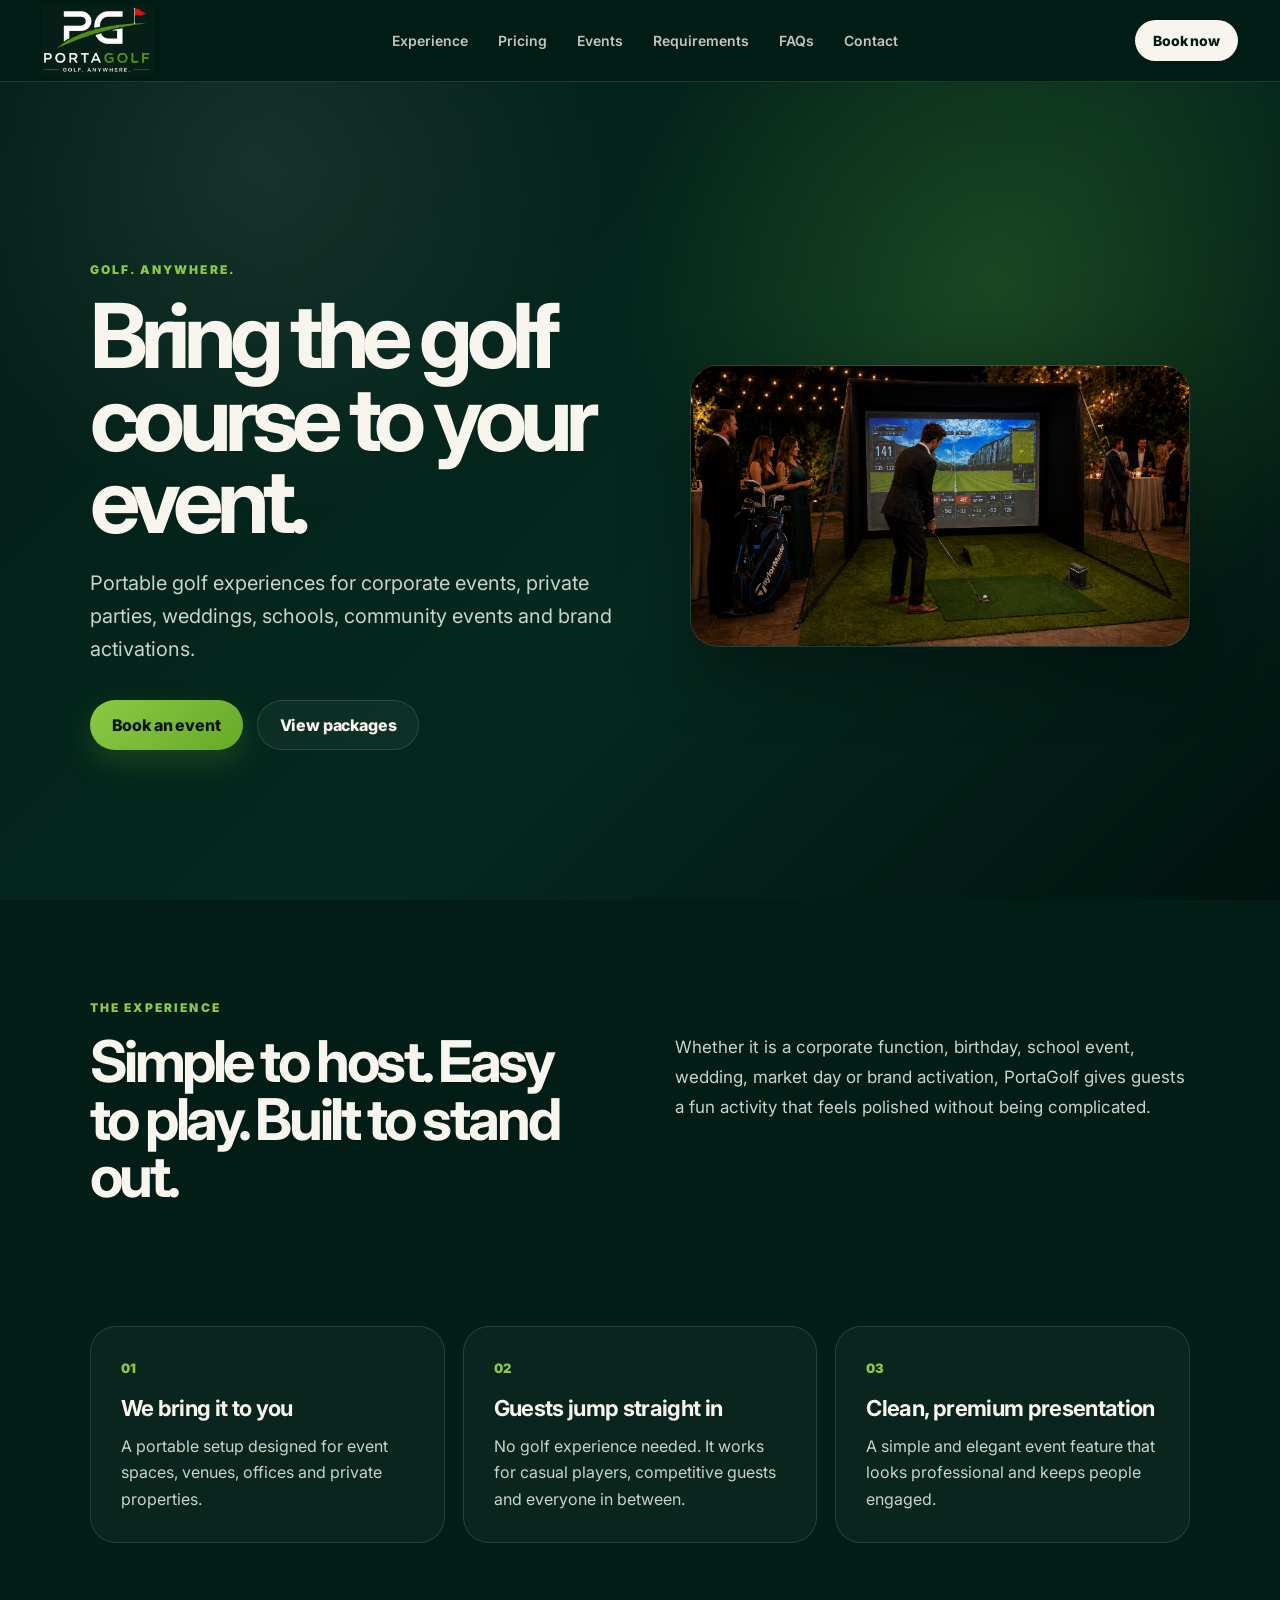
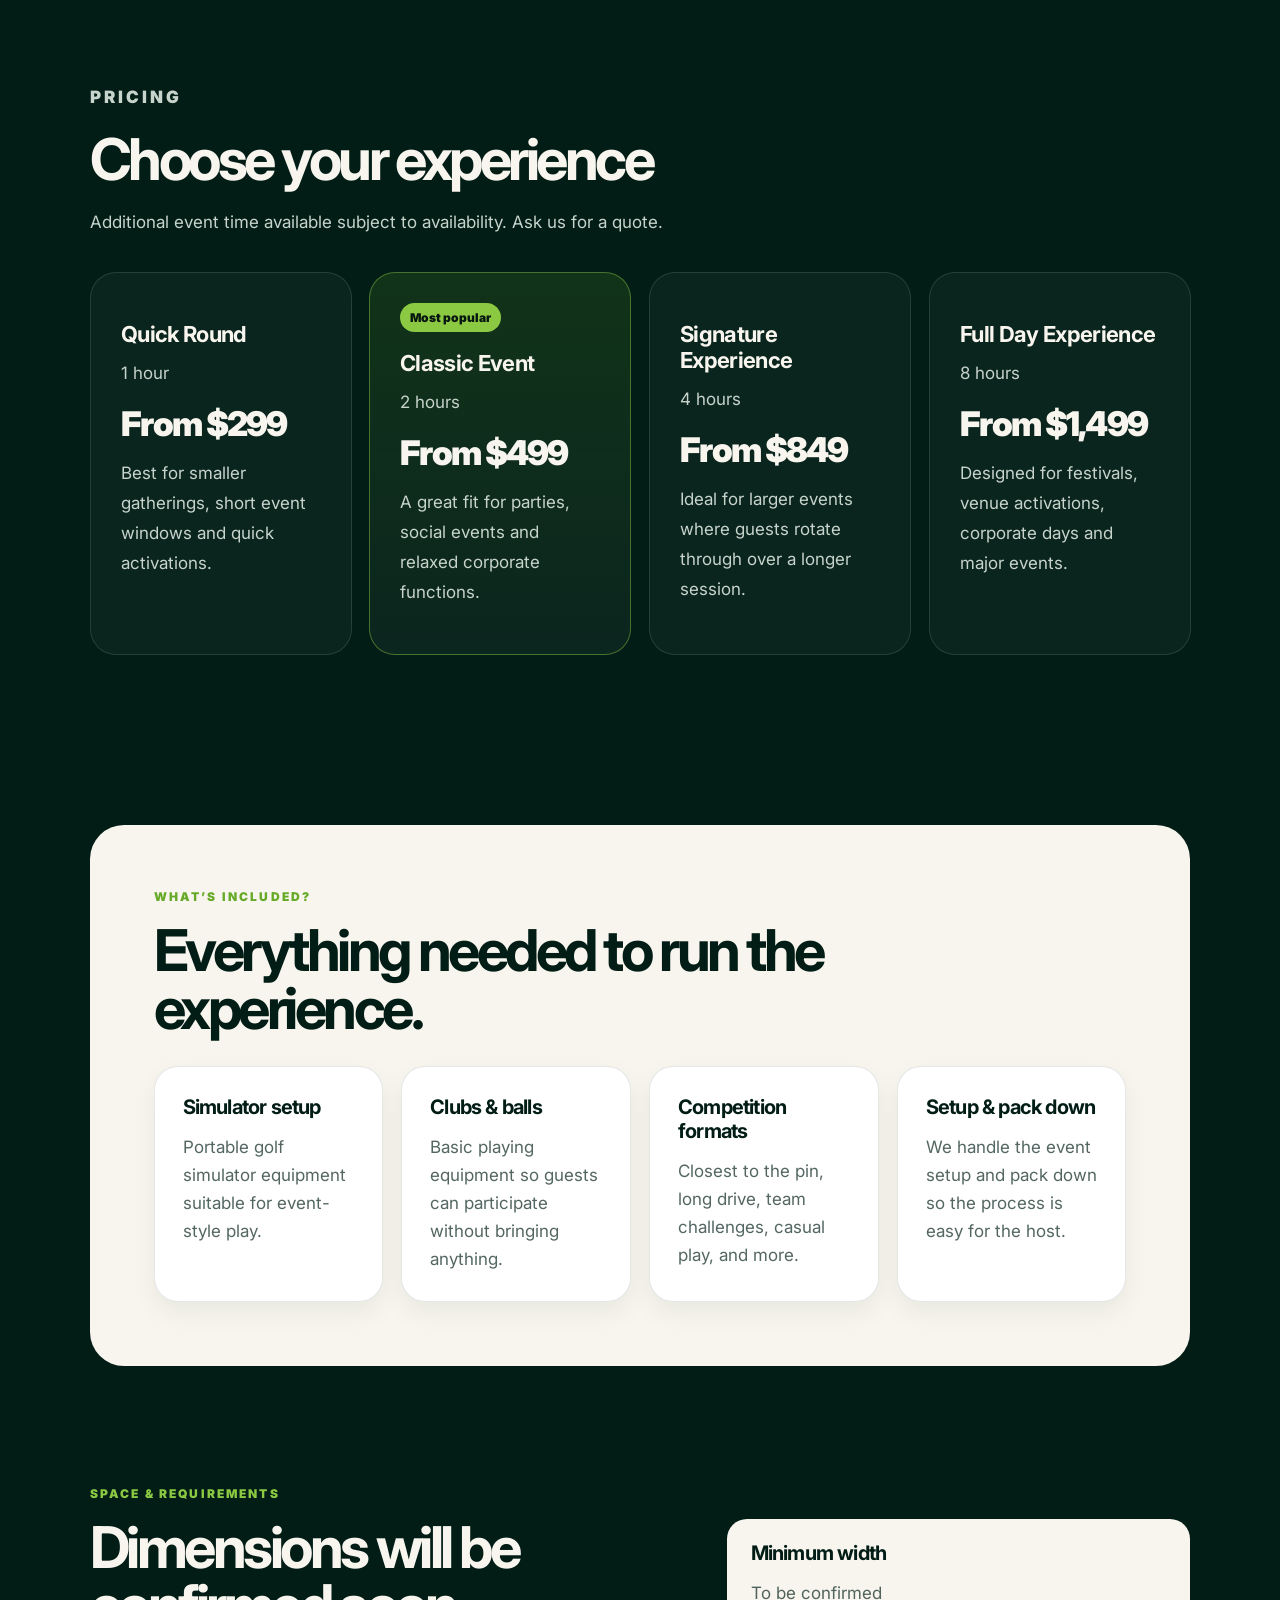
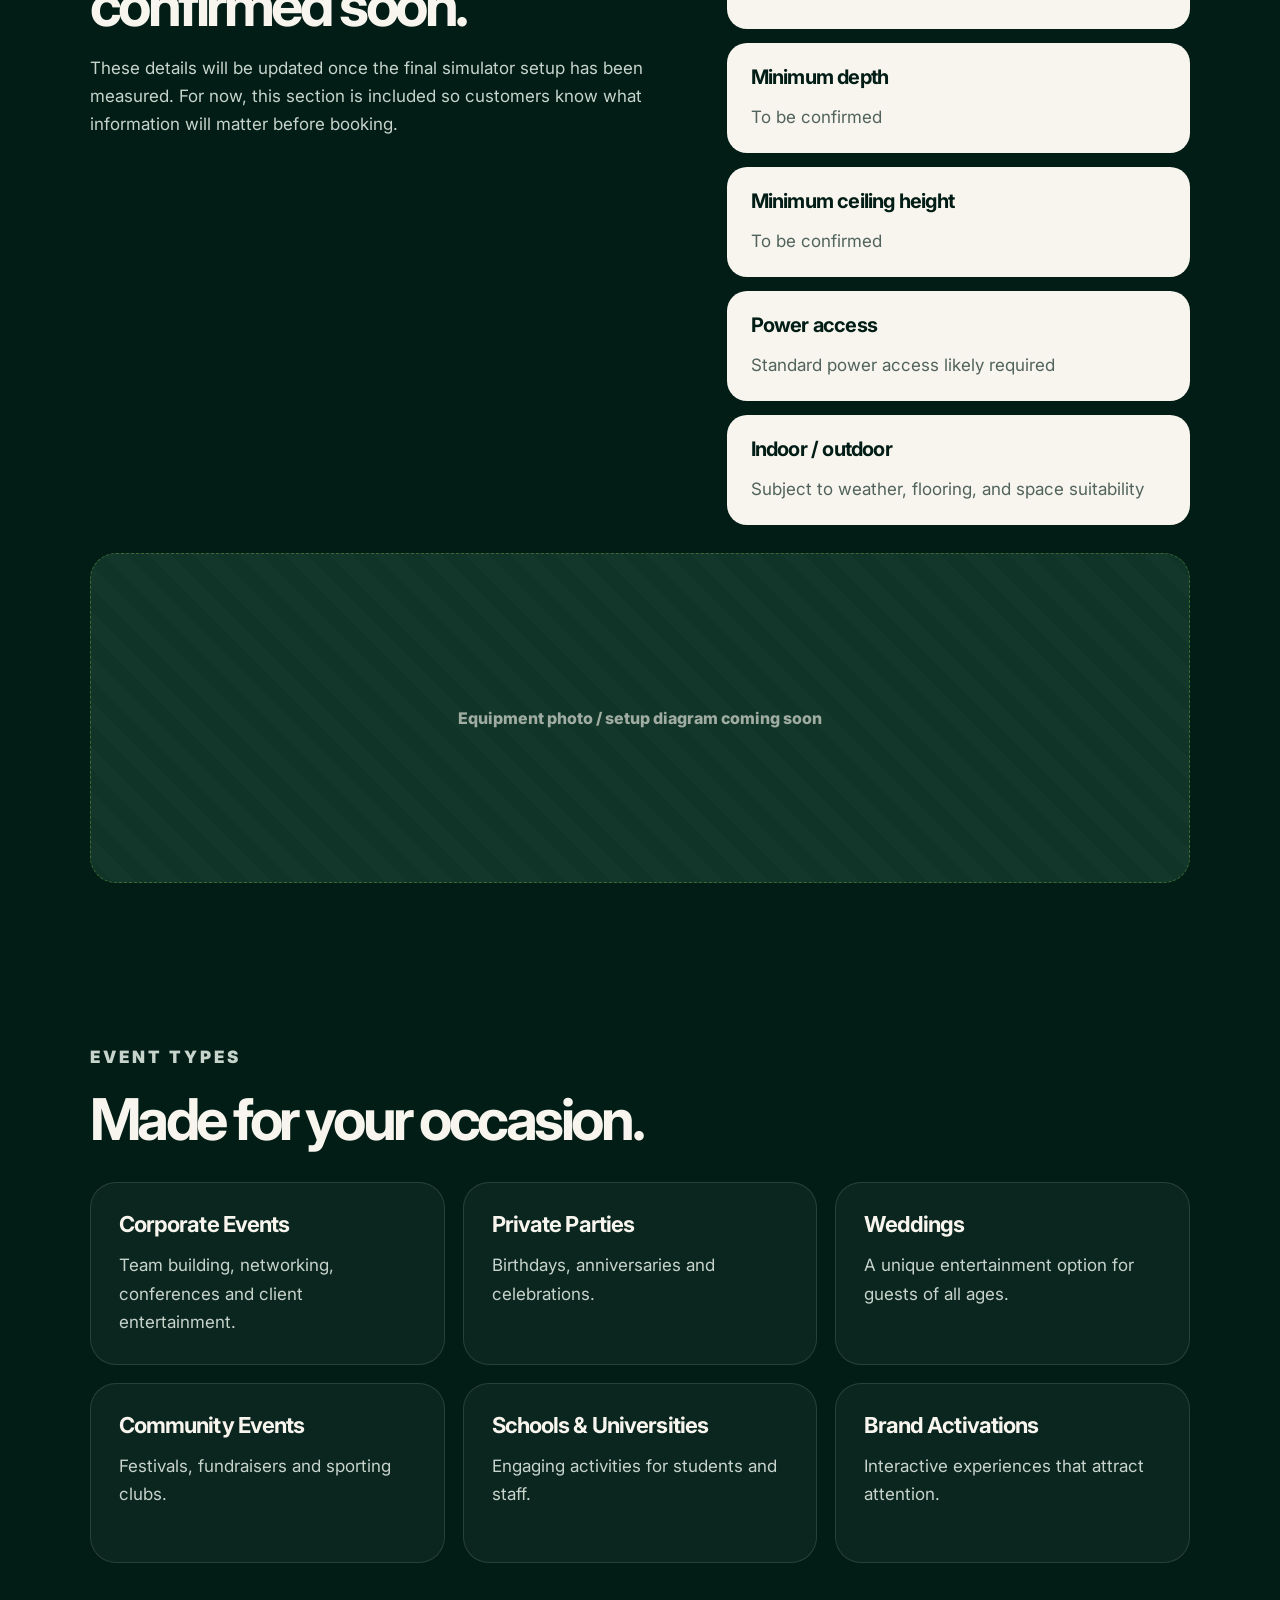
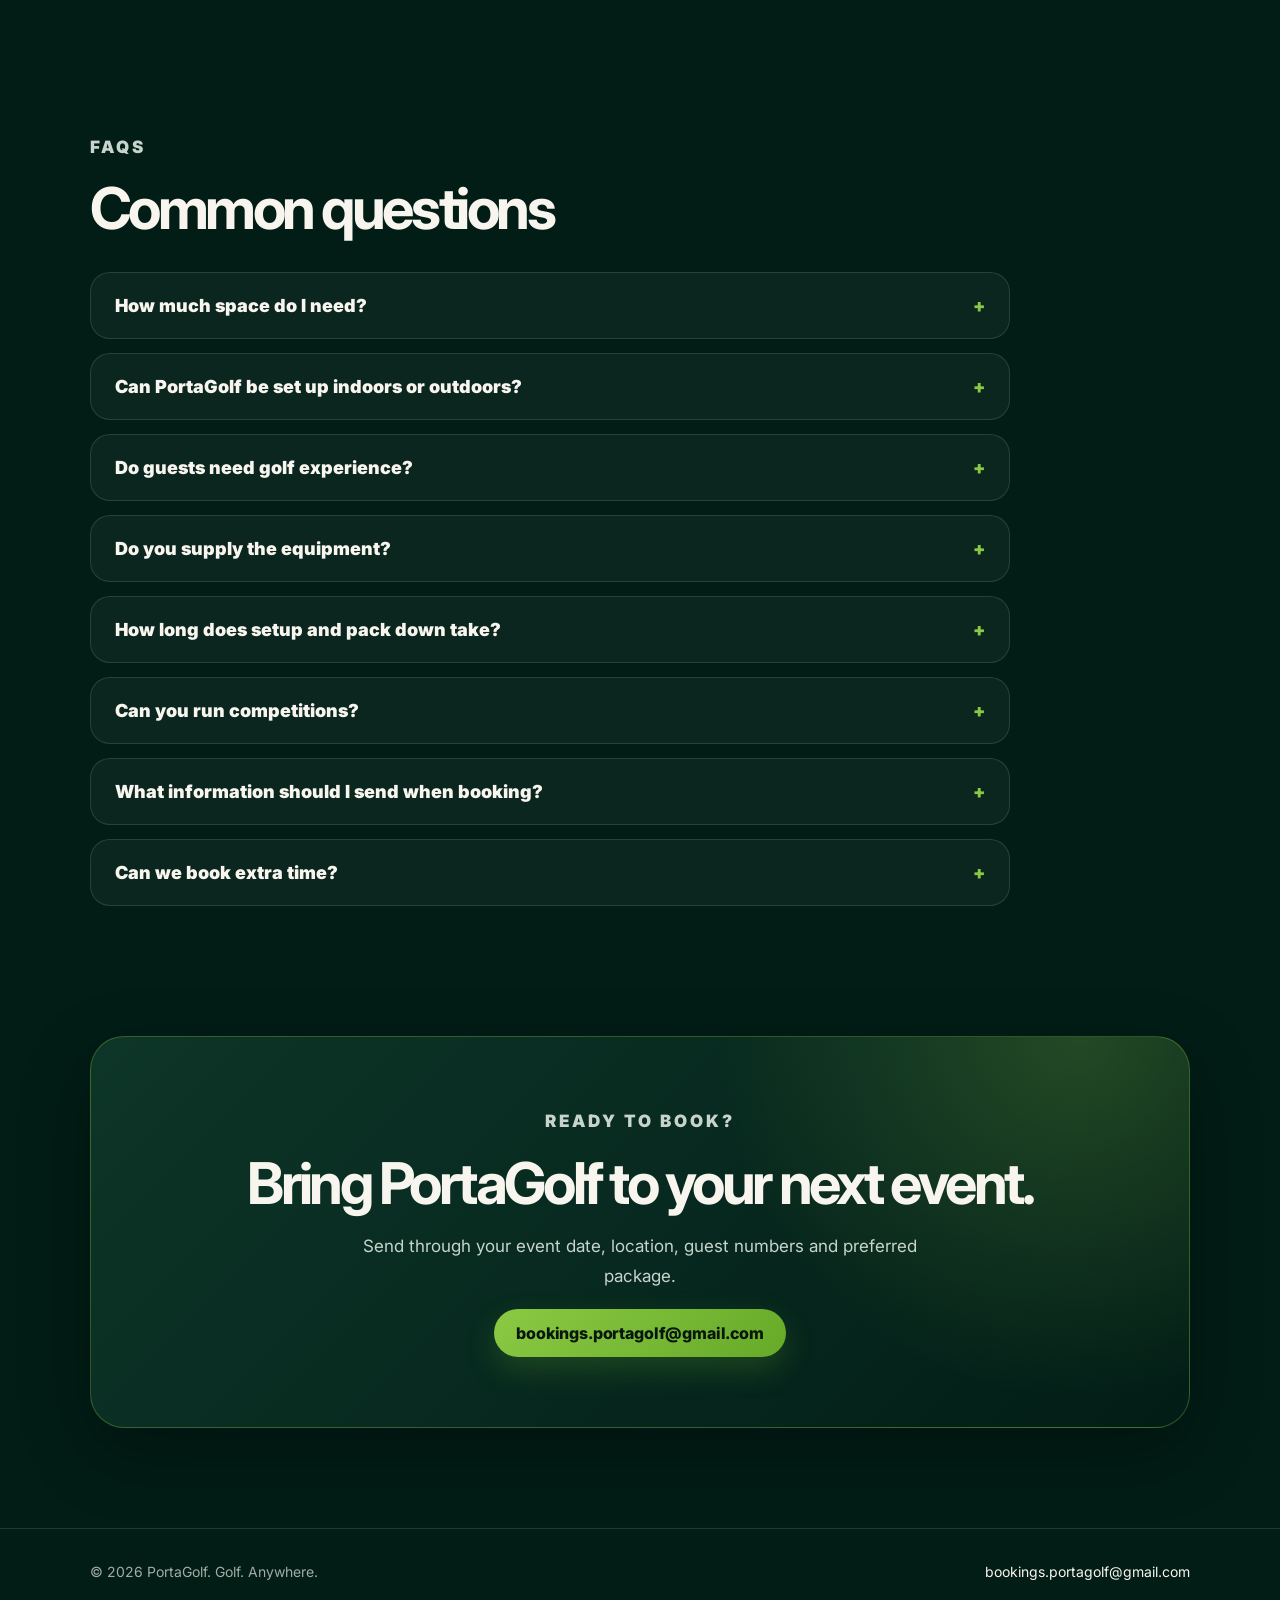
<file: index.html>
<!doctype html>
<html lang="en">
<head>
  <meta charset="utf-8" />
  <meta name="viewport" content="width=device-width, initial-scale=1" />
  <title>PortaGolf | Golf. Anywhere.</title>
  <meta name="description" content="PortaGolf brings a premium portable golf experience to private events, corporate functions, parties and activations across Melbourne." />
  <link rel="preconnect" href="https://fonts.googleapis.com">
  <link rel="preconnect" href="https://fonts.gstatic.com" crossorigin>
  <link href="https://fonts.googleapis.com/css2?family=Inter:wght@400;500;600;700;800;900&display=swap" rel="stylesheet">
  <link rel="stylesheet" href="styles.css?v=2" />
  
  <!-- Google tag (gtag.js) -->
<script async src="https://www.googletagmanager.com/gtag/js?id=G-CW4EQ6LJR9"></script>
<script>
  window.dataLayer = window.dataLayer || [];
  function gtag(){dataLayer.push(arguments);}
  gtag('js', new Date());

  gtag('config', 'G-CW4EQ6LJR9');
</script>
</head>
<body>
  <header class="site-header">
    <a class="brand" href="#top" aria-label="PortaGolf home">
      <img src="assets/portagolf-logo.png" alt="PortaGolf logo">
    </a>

    <nav class="nav" aria-label="Main navigation">
      <a href="#experience">Experience</a>
      <a href="#packages">Pricing</a>
      <a href="#events">Events</a>
      <a href="#requirements">Requirements</a>
      <a href="#faqs">FAQs</a>
      <a href="#contact">Contact</a>
    </nav>

    <a class="header-button" href="mailto:bookings.portagolf@gmail.com">Book now</a>
  </header>

  <main id="top">
    <section class="hero">
      <div class="hero-inner">
        <p class="eyebrow">Golf. Anywhere.</p>
        <h1>Bring the golf course to your event.</h1>
        <p class="hero-copy">Portable golf experiences for corporate events, private parties, weddings, schools, community events and brand activations.</p>
        <div class="hero-actions">
          <a class="button primary" href="mailto:bookings.portagolf@gmail.com">Book an event</a>
          <a class="button secondary" href="#packages">View packages</a>
        </div>
      </div>

      <aside
  class="hero-panel"
  aria-label="PortaGolf event setup"
  style="aspect-ratio: 16 / 9; min-height: 0;"
></aside>
    </section>

    <section class="section intro" id="experience">
      <p class="eyebrow">The experience</p>
      <div class="section-grid">
        <h2>Simple to host. Easy to play. Built to stand out.</h2>
        <p>Whether it is a corporate function, birthday, school event, wedding, market day or brand activation, PortaGolf gives guests a fun activity that feels polished without being complicated.</p>
      </div>
    </section>

    <section class="feature-grid" aria-label="PortaGolf benefits">
      <article>
        <span>01</span>
        <h3>We bring it to you</h3>
        <p>A portable setup designed for event spaces, venues, offices and private properties.</p>
      </article>
      <article>
        <span>02</span>
        <h3>Guests jump straight in</h3>
        <p>No golf experience needed. It works for casual players, competitive guests and everyone in between.</p>
      </article>
      <article>
        <span>03</span>
        <h3>Clean, premium presentation</h3>
        <p>A simple and elegant event feature that looks professional and keeps people engaged.</p>
      </article>
    </section>

    <section class="section" id="packages">
      <div class="section-heading">
        <p class="eyebrow">Pricing</p>
        <h2>Choose your experience</h2>
        <p>Additional event time available subject to availability. Ask us for a quote.</p>
      </div>

<div class="pricing-grid">
        <a class="price-card" href="mailto:bookings.portagolf@gmail.com?subject=PortaGolf%20booking%20enquiry%20-%20Quick%20Round&body=Hi%20PortaGolf%2C%0D%0A%0D%0AI%20am%20interested%20in%20booking%20the%20Quick%20Round%20package%20%281%20hour%2C%20From%20%24299%29.%0D%0A%0D%0ACould%20you%20please%20send%20through%20availability%20and%20next%20steps%3F%0D%0A%0D%0AEvent%20date%3A%0D%0AEvent%20location%3A%0D%0AApprox.%20guest%20numbers%3A%0D%0AIndoor%20or%20outdoor%3A%0D%0A%0D%0AThanks." aria-label="Email PortaGolf about the Quick Round package">
          <h3>Quick Round</h3>
          <p class="duration">1 hour</p>
          <p class="price">From $299</p>
          <p>Best for smaller gatherings, short event windows and quick activations.</p>
        </a>

        <a class="price-card featured" href="mailto:bookings.portagolf@gmail.com?subject=PortaGolf%20booking%20enquiry%20-%20Classic%20Event&body=Hi%20PortaGolf%2C%0D%0A%0D%0AI%20am%20interested%20in%20booking%20the%20Classic%20Event%20package%20%282%20hours%2C%20From%20%24499%29.%0D%0A%0D%0ACould%20you%20please%20send%20through%20availability%20and%20next%20steps%3F%0D%0A%0D%0AEvent%20date%3A%0D%0AEvent%20location%3A%0D%0AApprox.%20guest%20numbers%3A%0D%0AIndoor%20or%20outdoor%3A%0D%0A%0D%0AThanks." aria-label="Email PortaGolf about the Classic Event package">
          <div class="badge">Most popular</div>
          <h3>Classic Event</h3>
          <p class="duration">2 hours</p>
          <p class="price">From $499</p>
          <p>A great fit for parties, social events and relaxed corporate functions.</p>
        </a>

        <a class="price-card" href="mailto:bookings.portagolf@gmail.com?subject=PortaGolf%20booking%20enquiry%20-%20Signature%20Experience&body=Hi%20PortaGolf%2C%0D%0A%0D%0AI%20am%20interested%20in%20booking%20the%20Signature%20Experience%20package%20%284%20hours%2C%20From%20%24849%29.%0D%0A%0D%0ACould%20you%20please%20send%20through%20availability%20and%20next%20steps%3F%0D%0A%0D%0AEvent%20date%3A%0D%0AEvent%20location%3A%0D%0AApprox.%20guest%20numbers%3A%0D%0AIndoor%20or%20outdoor%3A%0D%0A%0D%0AThanks." aria-label="Email PortaGolf about the Signature Experience package">
          <h3>Signature Experience</h3>
          <p class="duration">4 hours</p>
          <p class="price">From $849</p>
          <p>Ideal for larger events where guests rotate through over a longer session.</p>
        </a>

        <a class="price-card" href="mailto:bookings.portagolf@gmail.com?subject=PortaGolf%20booking%20enquiry%20-%20Full%20Day%20Experience&body=Hi%20PortaGolf%2C%0D%0A%0D%0AI%20am%20interested%20in%20booking%20the%20Full%20Day%20Experience%20package%20%288%20hours%2C%20From%20%241%2C499%29.%0D%0A%0D%0ACould%20you%20please%20send%20through%20availability%20and%20next%20steps%3F%0D%0A%0D%0AEvent%20date%3A%0D%0AEvent%20location%3A%0D%0AApprox.%20guest%20numbers%3A%0D%0AIndoor%20or%20outdoor%3A%0D%0A%0D%0AThanks." aria-label="Email PortaGolf about the Full Day Experience package">
          <h3>Full Day Experience</h3>
          <p class="duration">8 hours</p>
          <p class="price">From $1,499</p>
          <p>Designed for festivals, venue activations, corporate days and major events.</p>
        </a>

      </div>
    </section>



    <section class="included-section" id="included">
      <div class="included-card">
        <p class="eyebrow">What’s included?</p>
        <h2>Everything needed to run the experience.</h2>
        <div class="included-grid">
          <article>
            <h3>Simulator setup</h3>
            <p>Portable golf simulator equipment suitable for event-style play.</p>
          </article>
          <article>
            <h3>Clubs &amp; balls</h3>
            <p>Basic playing equipment so guests can participate without bringing anything.</p>
          </article>
          <article>
            <h3>Competition formats</h3>
            <p>Closest to the pin, long drive, team challenges, casual play, and more.</p>
          </article>
          <article>
            <h3>Setup &amp; pack down</h3>
            <p>We handle the event setup and pack down so the process is easy for the host.</p>
          </article>
        </div>
      </div>
    </section>

    <section class="section requirements" id="requirements">
      <p class="eyebrow">Space &amp; requirements</p>
      <div class="section-grid">
        <div>
          <h2>Dimensions will be confirmed soon.</h2>
          <p>These details will be updated once the final simulator setup has been measured. For now, this section is included so customers know what information will matter before booking.</p>
        </div>
        <div class="requirements-list">
          <article>
            <h3>Minimum width</h3>
            <p>To be confirmed</p>
          </article>
          <article>
            <h3>Minimum depth</h3>
            <p>To be confirmed</p>
          </article>
          <article>
            <h3>Minimum ceiling height</h3>
            <p>To be confirmed</p>
          </article>
          <article>
            <h3>Power access</h3>
            <p>Standard power access likely required</p>
          </article>
          <article>
            <h3>Indoor / outdoor</h3>
            <p>Subject to weather, flooring, and space suitability</p>
          </article>
        </div>
      </div>
      <div class="setup-placeholder">
        <span>Equipment photo / setup diagram coming soon</span>
      </div>
    </section>

    <section class="section events" id="events">
      <div class="section-heading">
        <p class="eyebrow">Event types</p>
        <h2>Made for your occasion.</h2>
      </div>
      <div class="occasion-grid">
        <article>
          <h3>Corporate Events</h3>
          <p>Team building, networking, conferences and client entertainment.</p>
        </article>
        <article>
          <h3>Private Parties</h3>
          <p>Birthdays, anniversaries and celebrations.</p>
        </article>
        <article>
          <h3>Weddings</h3>
          <p>A unique entertainment option for guests of all ages.</p>
        </article>
        <article>
          <h3>Community Events</h3>
          <p>Festivals, fundraisers and sporting clubs.</p>
        </article>
        <article>
          <h3>Schools &amp; Universities</h3>
          <p>Engaging activities for students and staff.</p>
        </article>
        <article>
          <h3>Brand Activations</h3>
          <p>Interactive experiences that attract attention.</p>
        </article>
      </div>
    </section>

    <section class="section faqs" id="faqs">
      <div class="section-heading">
        <p class="eyebrow">FAQs</p>
        <h2>Common questions</h2>
      </div>
      <div class="faq-list">
        <details>
          <summary>How much space do I need?</summary>
          <p>Final dimensions will be confirmed once the setup is measured. When enquiring, send through the available width, depth and ceiling height so we can confirm if your space is suitable.</p>
        </details>
        <details>
          <summary>Can PortaGolf be set up indoors or outdoors?</summary>
          <p>Yes, subject to space, surface, weather and access conditions. Outdoor bookings may depend on suitable cover and safe weather conditions.</p>
        </details>
        <details>
          <summary>Do guests need golf experience?</summary>
          <p>No. PortaGolf is designed to be easy for beginners while still being fun for people who already play golf.</p>
        </details>
        <details>
          <summary>Do you supply the equipment?</summary>
          <p>Yes. The simulator setup, clubs, balls and basic playing equipment are included unless otherwise agreed.</p>
        </details>
        <details>
          <summary>How long does setup and pack down take?</summary>
          <p>This depends on the venue and access. We will confirm timing before your booking so the experience is ready before guests begin playing.</p>
        </details>
        <details>
          <summary>Can you run competitions?</summary>
          <p>Yes. Closest to the pin, long drive, team challenges and casual play formats can be used depending on the event.</p>
        </details>
        <details>
          <summary>What information should I send when booking?</summary>
          <p>Please include your event date, location, guest numbers, preferred package, available space, and whether the event is indoor or outdoor.</p>
        </details>
        <details>
          <summary>Can we book extra time?</summary>
          <p>Additional event time is available subject to availability. Ask us for a quote.</p>
        </details>
      </div>
    </section>

    <section class="contact-card" id="contact">
      <p class="eyebrow">Ready to book?</p>
      <h2>Bring PortaGolf to your next event.</h2>
      <p>Send through your event date, location, guest numbers and preferred package.</p>
      <a class="button primary" href="mailto:bookings.portagolf@gmail.com">bookings.portagolf@gmail.com</a>
    </section>
  </main>

  <footer class="footer">
    <p>© <span id="year"></span> PortaGolf. Golf. Anywhere.</p>
    <a href="mailto:bookings.portagolf@gmail.com">bookings.portagolf@gmail.com</a>
  </footer>

  <script>
    document.getElementById('year').textContent = new Date().getFullYear();
  </script>
</body>
</html>
</file>
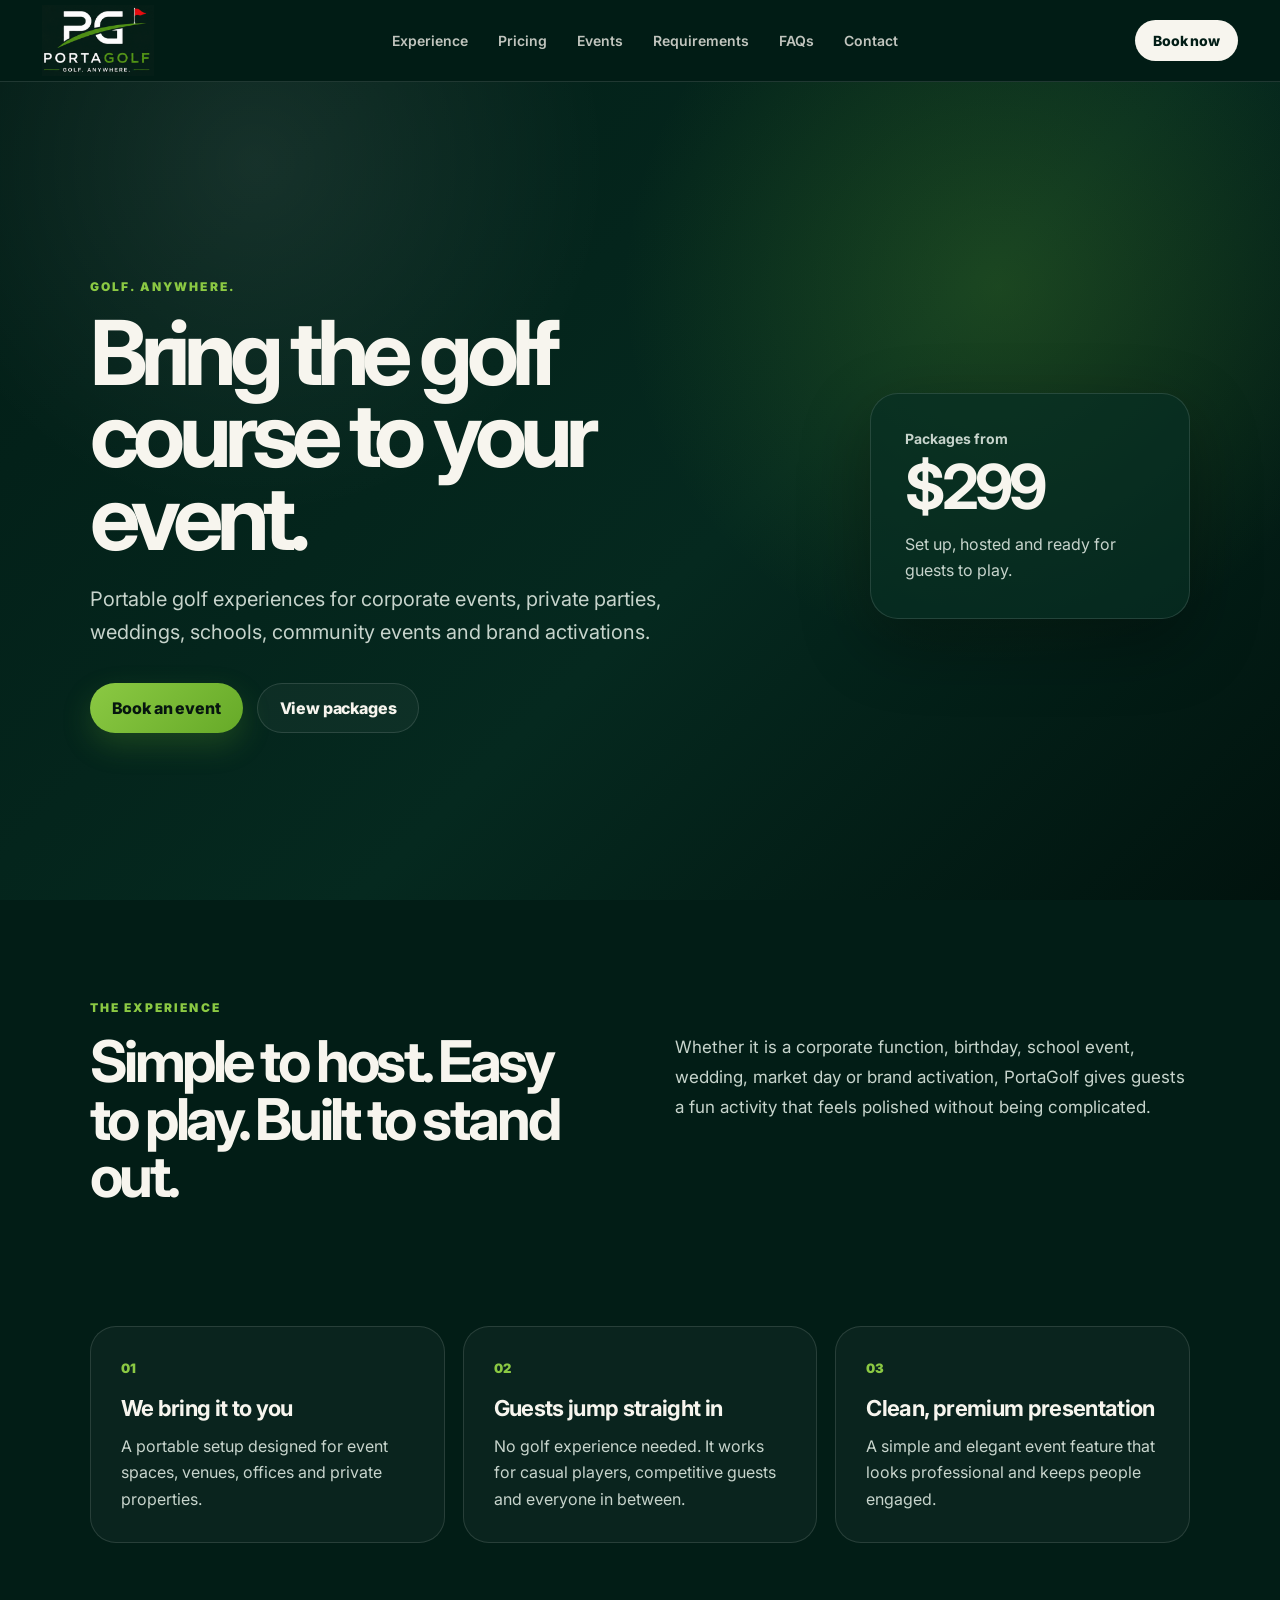
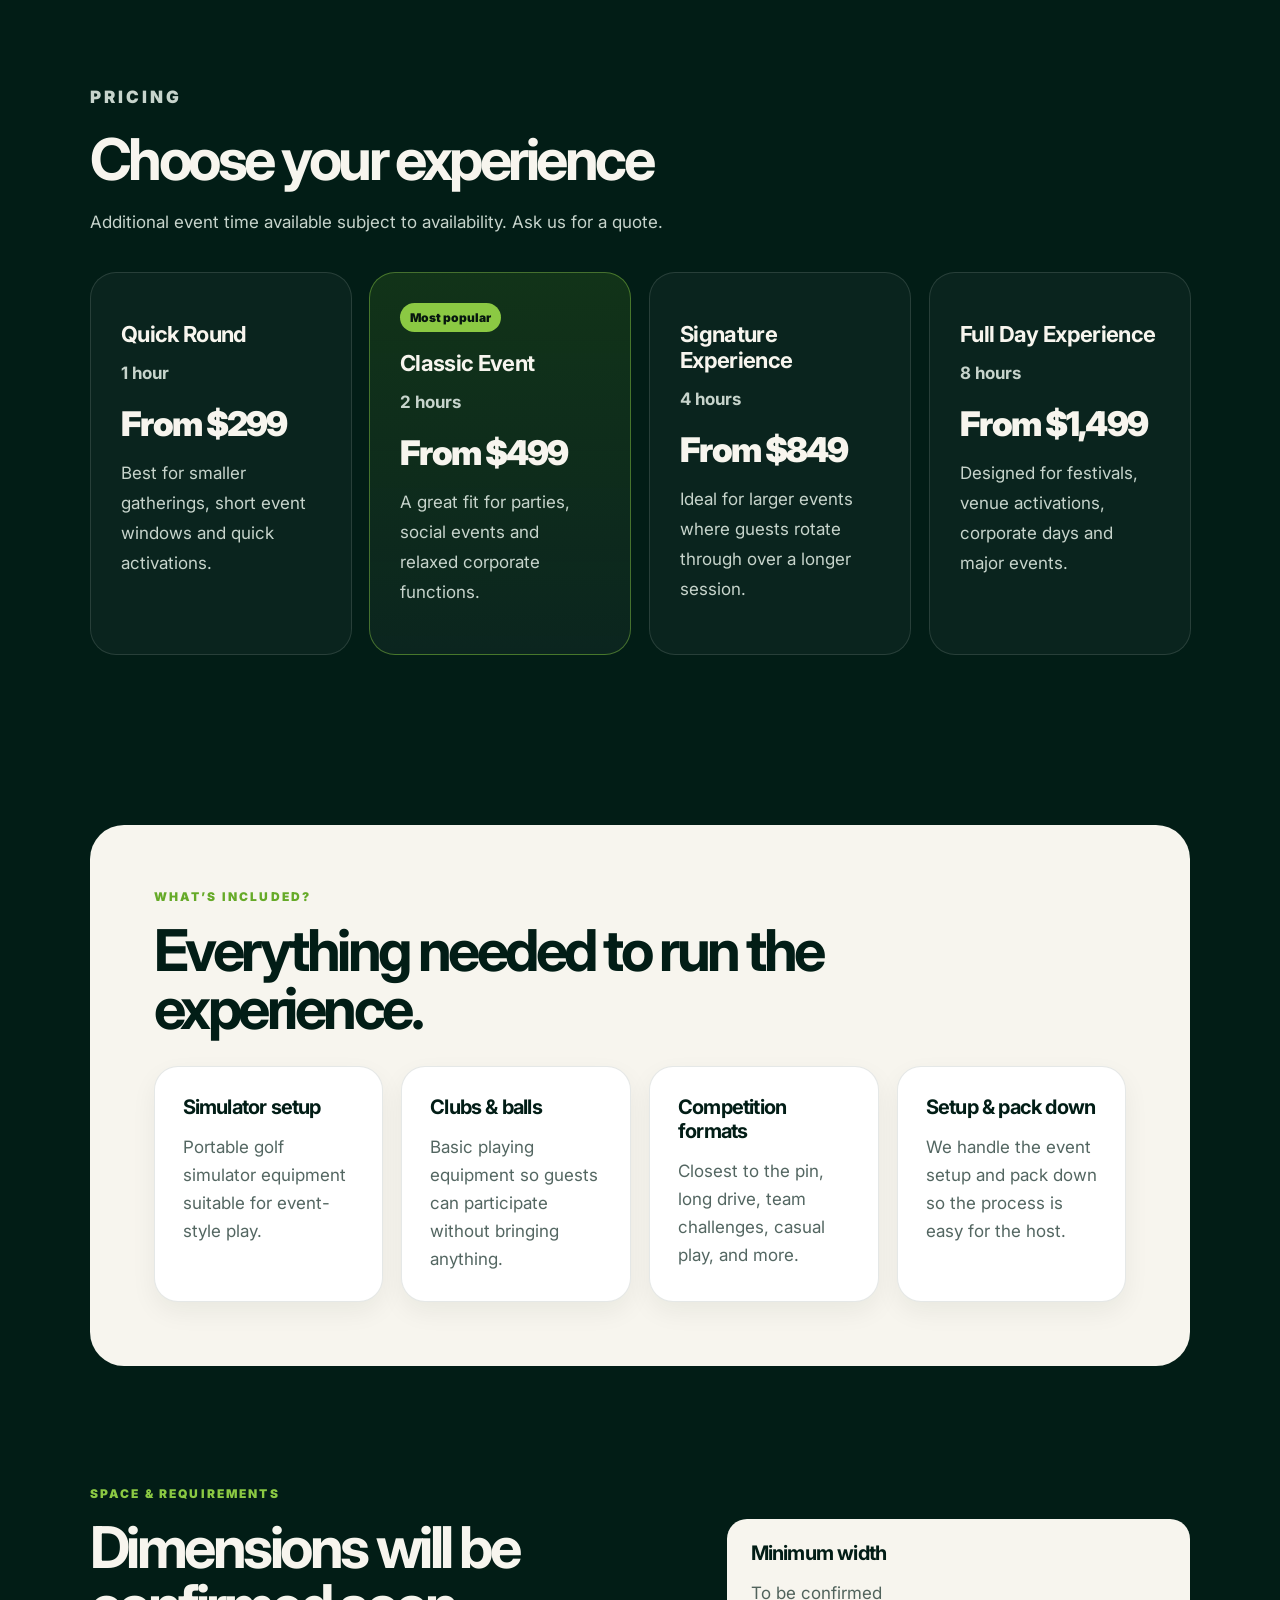
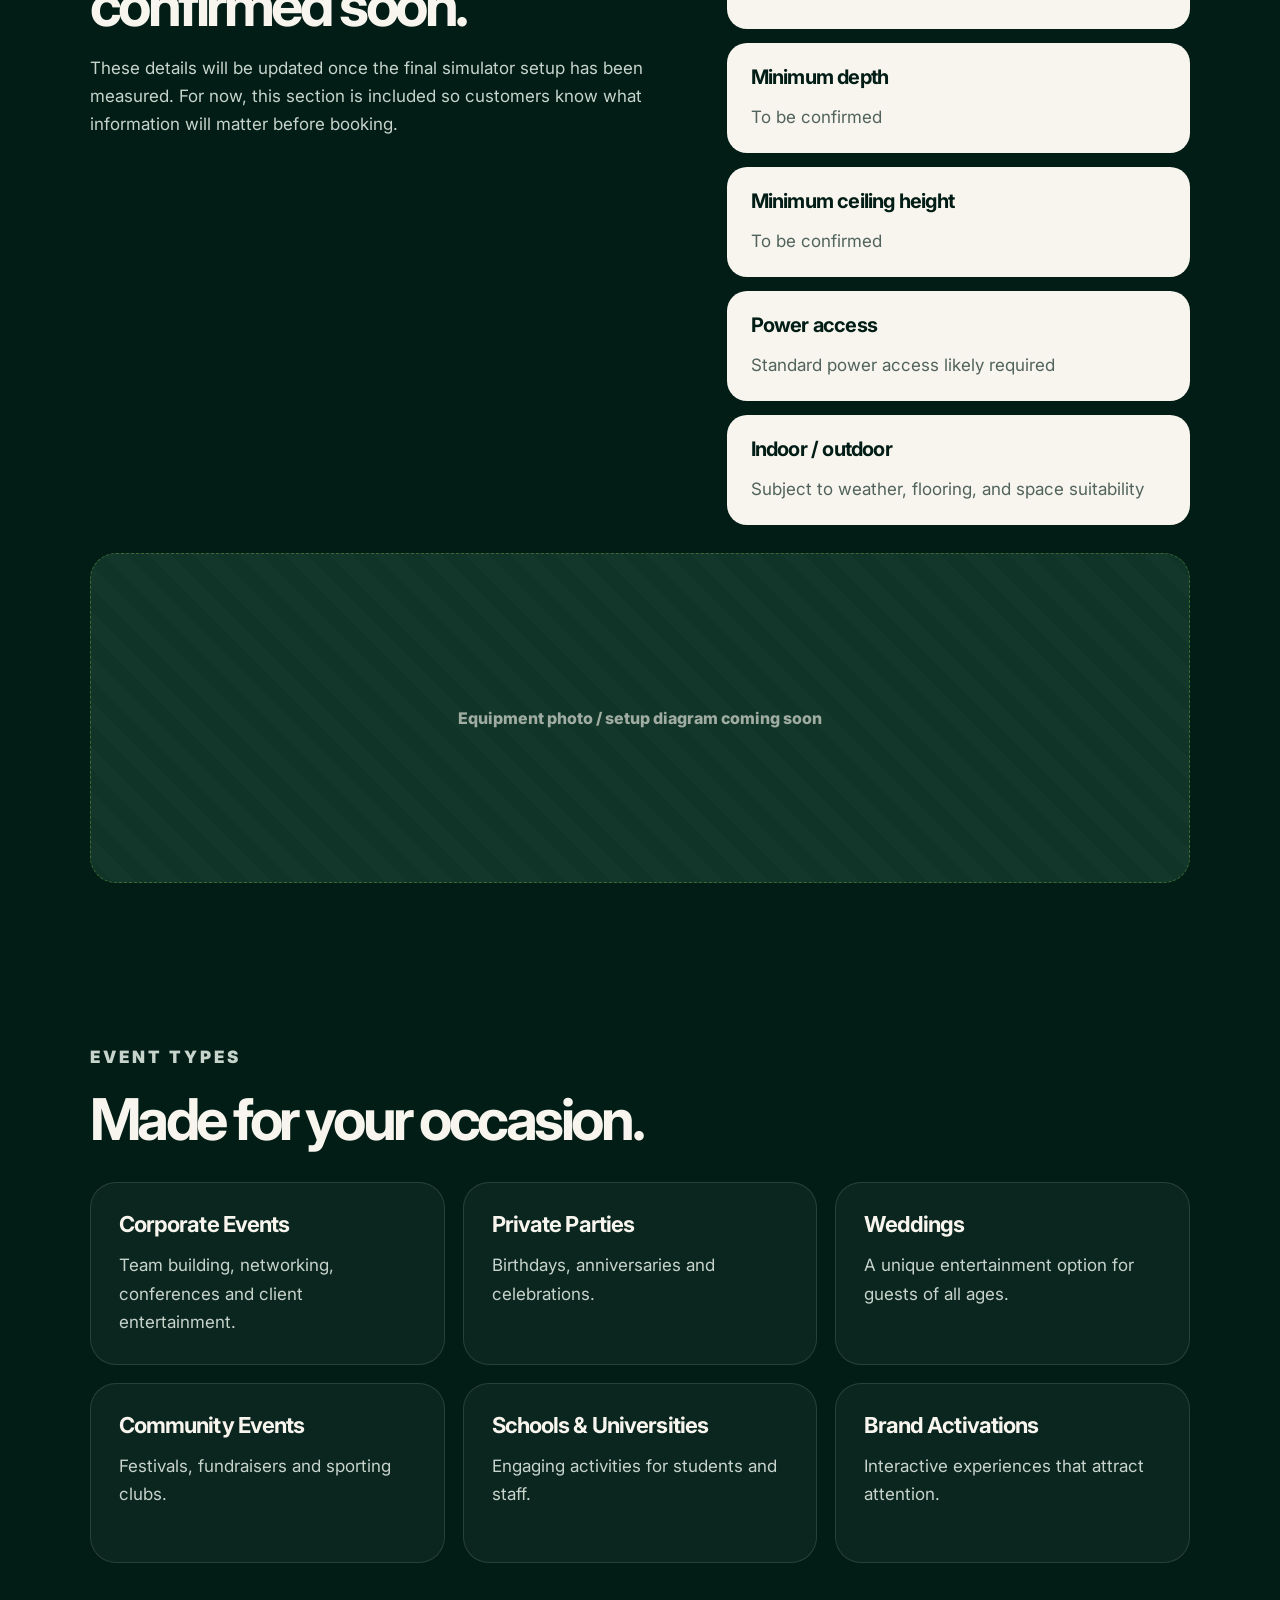
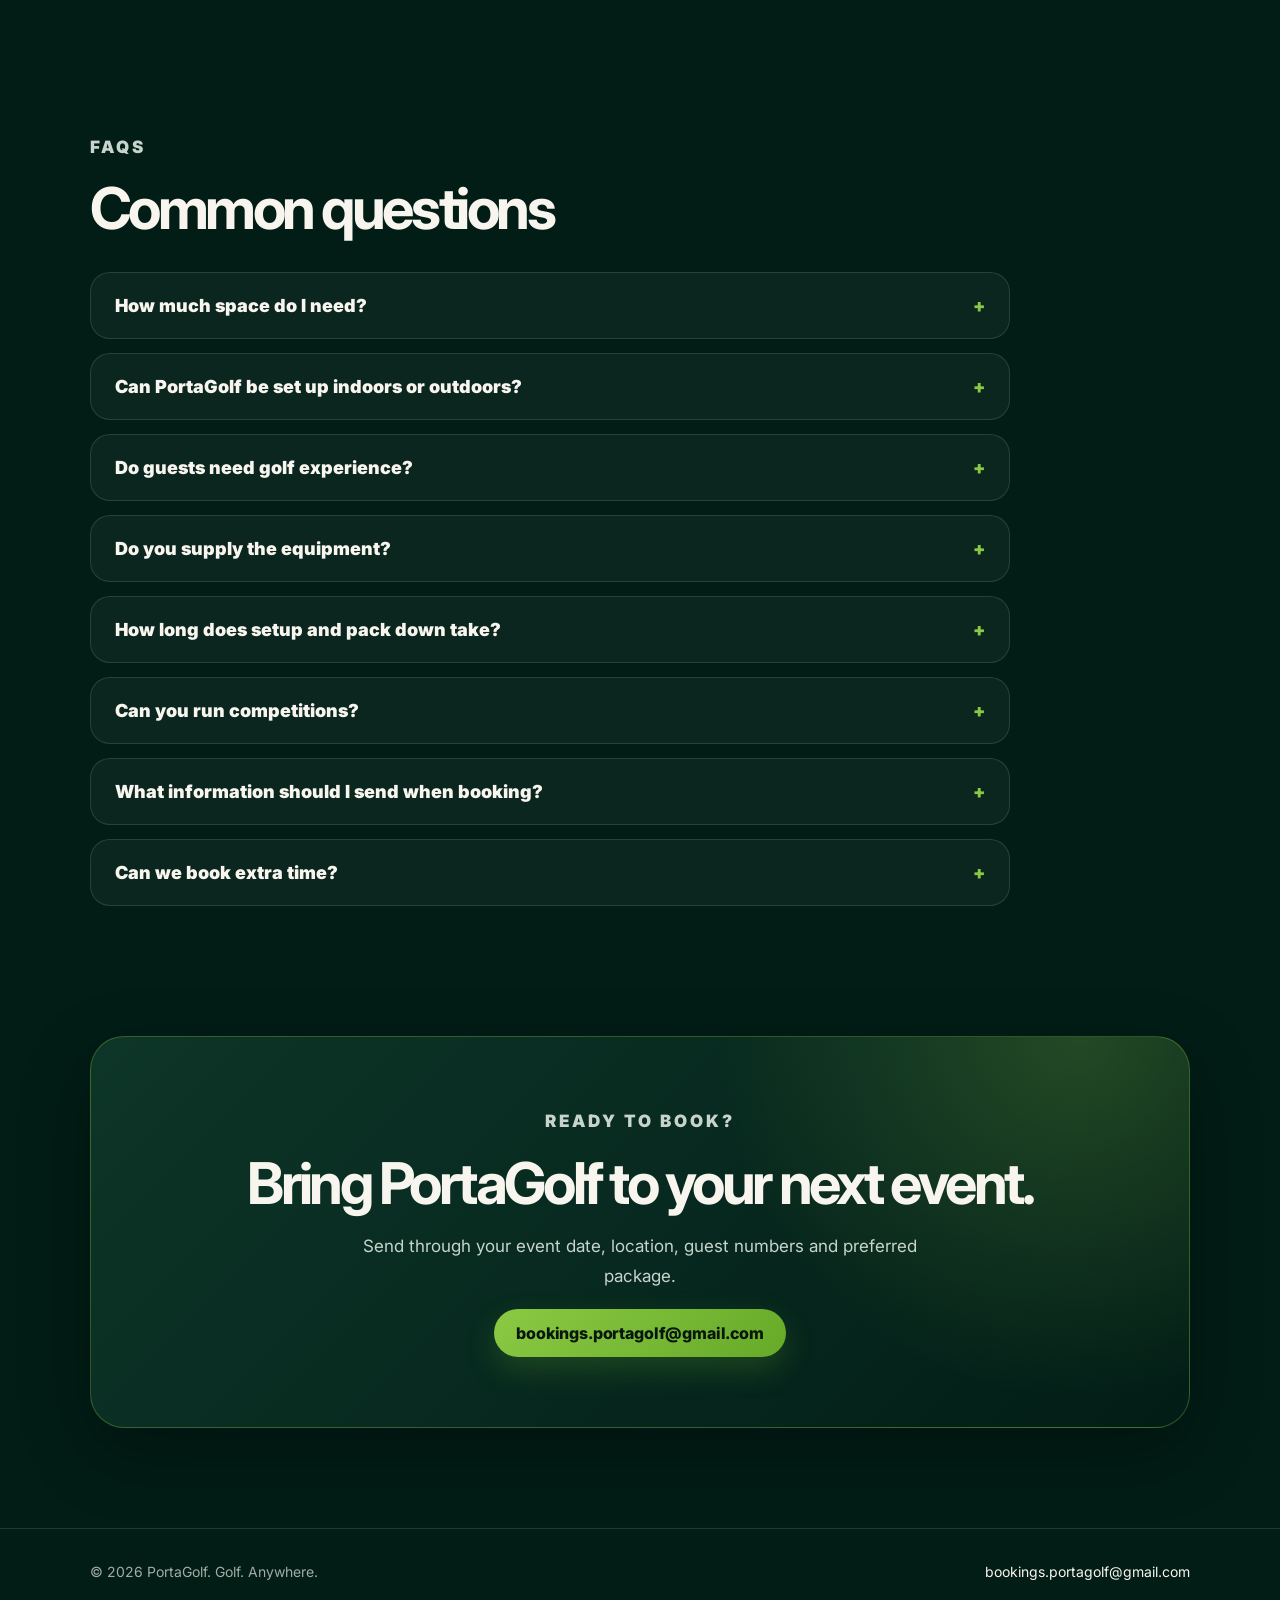
<file: portagolf_phase_3_logo 5/index.html>
<!doctype html>
<html lang="en">
<head>
  <meta charset="utf-8" />
  <meta name="viewport" content="width=device-width, initial-scale=1" />
  <title>PortaGolf | Golf. Anywhere.</title>
  <meta name="description" content="PortaGolf brings a premium portable golf experience to private events, corporate functions, parties and activations across Melbourne." />
  <link rel="preconnect" href="https://fonts.googleapis.com">
  <link rel="preconnect" href="https://fonts.gstatic.com" crossorigin>
  <link href="https://fonts.googleapis.com/css2?family=Inter:wght@400;500;600;700;800;900&display=swap" rel="stylesheet">
  <link rel="stylesheet" href="styles.css" />
</head>
<body>
  <header class="site-header">
    <a class="brand" href="#top" aria-label="PortaGolf home">
      <img src="assets/portagolf-logo.png" alt="PortaGolf logo">
    </a>

    <nav class="nav" aria-label="Main navigation">
      <a href="#experience">Experience</a>
      <a href="#packages">Pricing</a>
      <a href="#events">Events</a>
      <a href="#requirements">Requirements</a>
      <a href="#faqs">FAQs</a>
      <a href="#contact">Contact</a>
    </nav>

    <a class="header-button" href="mailto:bookings.portagolf@gmail.com">Book now</a>
  </header>

  <main id="top">
    <section class="hero">
      <div class="hero-inner">
        <p class="eyebrow">Golf. Anywhere.</p>
        <h1>Bring the golf course to your event.</h1>
        <p class="hero-copy">Portable golf experiences for corporate events, private parties, weddings, schools, community events and brand activations.</p>
        <div class="hero-actions">
          <a class="button primary" href="mailto:bookings.portagolf@gmail.com">Book an event</a>
          <a class="button secondary" href="#packages">View packages</a>
        </div>
      </div>

      <aside class="hero-panel" aria-label="Starting price">
        <span>Packages from</span>
        <strong>$299</strong>
        <p>Set up, hosted and ready for guests to play.</p>
      </aside>
    </section>

    <section class="section intro" id="experience">
      <p class="eyebrow">The experience</p>
      <div class="section-grid">
        <h2>Simple to host. Easy to play. Built to stand out.</h2>
        <p>Whether it is a corporate function, birthday, school event, wedding, market day or brand activation, PortaGolf gives guests a fun activity that feels polished without being complicated.</p>
      </div>
    </section>

    <section class="feature-grid" aria-label="PortaGolf benefits">
      <article>
        <span>01</span>
        <h3>We bring it to you</h3>
        <p>A portable setup designed for event spaces, venues, offices and private properties.</p>
      </article>
      <article>
        <span>02</span>
        <h3>Guests jump straight in</h3>
        <p>No golf experience needed. It works for casual players, competitive guests and everyone in between.</p>
      </article>
      <article>
        <span>03</span>
        <h3>Clean, premium presentation</h3>
        <p>A simple and elegant event feature that looks professional and keeps people engaged.</p>
      </article>
    </section>

    <section class="section" id="packages">
      <div class="section-heading">
        <p class="eyebrow">Pricing</p>
        <h2>Choose your experience</h2>
        <p>Additional event time available subject to availability. Ask us for a quote.</p>
      </div>

<div class="pricing-grid">
        <a class="price-card" href="mailto:bookings.portagolf@gmail.com?subject=PortaGolf%20booking%20enquiry%20-%20Quick%20Round&body=Hi%20PortaGolf%2C%0D%0A%0D%0AI%20am%20interested%20in%20booking%20the%20Quick%20Round%20package%20%281%20hour%2C%20From%20%24299%29.%0D%0A%0D%0ACould%20you%20please%20send%20through%20availability%20and%20next%20steps%3F%0D%0A%0D%0AEvent%20date%3A%0D%0AEvent%20location%3A%0D%0AApprox.%20guest%20numbers%3A%0D%0AIndoor%20or%20outdoor%3A%0D%0A%0D%0AThanks." aria-label="Email PortaGolf about the Quick Round package">
          <h3>Quick Round</h3>
          <p class="duration">1 hour</p>
          <p class="price">From $299</p>
          <p>Best for smaller gatherings, short event windows and quick activations.</p>
        </a>

        <a class="price-card featured" href="mailto:bookings.portagolf@gmail.com?subject=PortaGolf%20booking%20enquiry%20-%20Classic%20Event&body=Hi%20PortaGolf%2C%0D%0A%0D%0AI%20am%20interested%20in%20booking%20the%20Classic%20Event%20package%20%282%20hours%2C%20From%20%24499%29.%0D%0A%0D%0ACould%20you%20please%20send%20through%20availability%20and%20next%20steps%3F%0D%0A%0D%0AEvent%20date%3A%0D%0AEvent%20location%3A%0D%0AApprox.%20guest%20numbers%3A%0D%0AIndoor%20or%20outdoor%3A%0D%0A%0D%0AThanks." aria-label="Email PortaGolf about the Classic Event package">
          <div class="badge">Most popular</div>
          <h3>Classic Event</h3>
          <p class="duration">2 hours</p>
          <p class="price">From $499</p>
          <p>A great fit for parties, social events and relaxed corporate functions.</p>
        </a>

        <a class="price-card" href="mailto:bookings.portagolf@gmail.com?subject=PortaGolf%20booking%20enquiry%20-%20Signature%20Experience&body=Hi%20PortaGolf%2C%0D%0A%0D%0AI%20am%20interested%20in%20booking%20the%20Signature%20Experience%20package%20%284%20hours%2C%20From%20%24849%29.%0D%0A%0D%0ACould%20you%20please%20send%20through%20availability%20and%20next%20steps%3F%0D%0A%0D%0AEvent%20date%3A%0D%0AEvent%20location%3A%0D%0AApprox.%20guest%20numbers%3A%0D%0AIndoor%20or%20outdoor%3A%0D%0A%0D%0AThanks." aria-label="Email PortaGolf about the Signature Experience package">
          <h3>Signature Experience</h3>
          <p class="duration">4 hours</p>
          <p class="price">From $849</p>
          <p>Ideal for larger events where guests rotate through over a longer session.</p>
        </a>

        <a class="price-card" href="mailto:bookings.portagolf@gmail.com?subject=PortaGolf%20booking%20enquiry%20-%20Full%20Day%20Experience&body=Hi%20PortaGolf%2C%0D%0A%0D%0AI%20am%20interested%20in%20booking%20the%20Full%20Day%20Experience%20package%20%288%20hours%2C%20From%20%241%2C499%29.%0D%0A%0D%0ACould%20you%20please%20send%20through%20availability%20and%20next%20steps%3F%0D%0A%0D%0AEvent%20date%3A%0D%0AEvent%20location%3A%0D%0AApprox.%20guest%20numbers%3A%0D%0AIndoor%20or%20outdoor%3A%0D%0A%0D%0AThanks." aria-label="Email PortaGolf about the Full Day Experience package">
          <h3>Full Day Experience</h3>
          <p class="duration">8 hours</p>
          <p class="price">From $1,499</p>
          <p>Designed for festivals, venue activations, corporate days and major events.</p>
        </a>

      </div>
    </section>



    <section class="included-section" id="included">
      <div class="included-card">
        <p class="eyebrow">What’s included?</p>
        <h2>Everything needed to run the experience.</h2>
        <div class="included-grid">
          <article>
            <h3>Simulator setup</h3>
            <p>Portable golf simulator equipment suitable for event-style play.</p>
          </article>
          <article>
            <h3>Clubs &amp; balls</h3>
            <p>Basic playing equipment so guests can participate without bringing anything.</p>
          </article>
          <article>
            <h3>Competition formats</h3>
            <p>Closest to the pin, long drive, team challenges, casual play, and more.</p>
          </article>
          <article>
            <h3>Setup &amp; pack down</h3>
            <p>We handle the event setup and pack down so the process is easy for the host.</p>
          </article>
        </div>
      </div>
    </section>

    <section class="section requirements" id="requirements">
      <p class="eyebrow">Space &amp; requirements</p>
      <div class="section-grid">
        <div>
          <h2>Dimensions will be confirmed soon.</h2>
          <p>These details will be updated once the final simulator setup has been measured. For now, this section is included so customers know what information will matter before booking.</p>
        </div>
        <div class="requirements-list">
          <article>
            <h3>Minimum width</h3>
            <p>To be confirmed</p>
          </article>
          <article>
            <h3>Minimum depth</h3>
            <p>To be confirmed</p>
          </article>
          <article>
            <h3>Minimum ceiling height</h3>
            <p>To be confirmed</p>
          </article>
          <article>
            <h3>Power access</h3>
            <p>Standard power access likely required</p>
          </article>
          <article>
            <h3>Indoor / outdoor</h3>
            <p>Subject to weather, flooring, and space suitability</p>
          </article>
        </div>
      </div>
      <div class="setup-placeholder">
        <span>Equipment photo / setup diagram coming soon</span>
      </div>
    </section>

    <section class="section events" id="events">
      <div class="section-heading">
        <p class="eyebrow">Event types</p>
        <h2>Made for your occasion.</h2>
      </div>
      <div class="occasion-grid">
        <article>
          <h3>Corporate Events</h3>
          <p>Team building, networking, conferences and client entertainment.</p>
        </article>
        <article>
          <h3>Private Parties</h3>
          <p>Birthdays, anniversaries and celebrations.</p>
        </article>
        <article>
          <h3>Weddings</h3>
          <p>A unique entertainment option for guests of all ages.</p>
        </article>
        <article>
          <h3>Community Events</h3>
          <p>Festivals, fundraisers and sporting clubs.</p>
        </article>
        <article>
          <h3>Schools &amp; Universities</h3>
          <p>Engaging activities for students and staff.</p>
        </article>
        <article>
          <h3>Brand Activations</h3>
          <p>Interactive experiences that attract attention.</p>
        </article>
      </div>
    </section>

    <section class="section faqs" id="faqs">
      <div class="section-heading">
        <p class="eyebrow">FAQs</p>
        <h2>Common questions</h2>
      </div>
      <div class="faq-list">
        <details>
          <summary>How much space do I need?</summary>
          <p>Final dimensions will be confirmed once the setup is measured. When enquiring, send through the available width, depth and ceiling height so we can confirm if your space is suitable.</p>
        </details>
        <details>
          <summary>Can PortaGolf be set up indoors or outdoors?</summary>
          <p>Yes, subject to space, surface, weather and access conditions. Outdoor bookings may depend on suitable cover and safe weather conditions.</p>
        </details>
        <details>
          <summary>Do guests need golf experience?</summary>
          <p>No. PortaGolf is designed to be easy for beginners while still being fun for people who already play golf.</p>
        </details>
        <details>
          <summary>Do you supply the equipment?</summary>
          <p>Yes. The simulator setup, clubs, balls and basic playing equipment are included unless otherwise agreed.</p>
        </details>
        <details>
          <summary>How long does setup and pack down take?</summary>
          <p>This depends on the venue and access. We will confirm timing before your booking so the experience is ready before guests begin playing.</p>
        </details>
        <details>
          <summary>Can you run competitions?</summary>
          <p>Yes. Closest to the pin, long drive, team challenges and casual play formats can be used depending on the event.</p>
        </details>
        <details>
          <summary>What information should I send when booking?</summary>
          <p>Please include your event date, location, guest numbers, preferred package, available space, and whether the event is indoor or outdoor.</p>
        </details>
        <details>
          <summary>Can we book extra time?</summary>
          <p>Additional event time is available subject to availability. Ask us for a quote.</p>
        </details>
      </div>
    </section>

    <section class="contact-card" id="contact">
      <p class="eyebrow">Ready to book?</p>
      <h2>Bring PortaGolf to your next event.</h2>
      <p>Send through your event date, location, guest numbers and preferred package.</p>
      <a class="button primary" href="mailto:bookings.portagolf@gmail.com">bookings.portagolf@gmail.com</a>
    </section>
  </main>

  <footer class="footer">
    <p>© <span id="year"></span> PortaGolf. Golf. Anywhere.</p>
    <a href="mailto:bookings.portagolf@gmail.com">bookings.portagolf@gmail.com</a>
  </footer>

  <script>
    document.getElementById('year').textContent = new Date().getFullYear();
  </script>
</body>
</html>
</file>
<file: styles.css>
:root {
  --green-black: #021d16;
  --deep-green: #05291f;
  --panel: #082e23;
  --soft-panel: #0d3528;
  --green: #66aa28;
  --green-light: #8bc943;
  --cream: #f7f5ee;
  --muted: #c7d4cc;
  --line: rgba(255,255,255,0.12);
  --shadow: 0 24px 70px rgba(0,0,0,0.32);
}

* { box-sizing: border-box; }
html { scroll-behavior: smooth; }
body {
  margin: 0;
  font-family: Inter, system-ui, -apple-system, BlinkMacSystemFont, "Segoe UI", sans-serif;
  color: var(--cream);
  background: var(--green-black);
}

a { color: inherit; text-decoration: none; }

.site-header {
  position: sticky;
  top: 0;
  z-index: 20;
  height: 82px;
  padding: 0 42px;
  display: flex;
  align-items: center;
  justify-content: space-between;
  gap: 28px;
  background: rgba(2,29,22,0.94);
  backdrop-filter: blur(14px);
  border-bottom: 1px solid var(--line);
}

.brand {
  display: flex;
  align-items: center;
  width: 168px;
  height: 58px;
  overflow: hidden;
  border-radius: 8px;
  background: #021d16;
}

.brand img {
  width: 168px;
  height: auto;
  display: block;
}

.nav {
  display: flex;
  align-items: center;
  justify-content: center;
  gap: 30px;
  color: rgba(247,245,238,0.78);
  font-size: 14px;
  font-weight: 600;
}

.nav a:hover { color: var(--cream); }

.header-button,
.button {
  display: inline-flex;
  align-items: center;
  justify-content: center;
  border-radius: 999px;
  font-weight: 800;
  letter-spacing: -0.01em;
  transition: transform .2s ease, background .2s ease, border-color .2s ease;
}

.header-button {
  padding: 12px 18px;
  background: var(--cream);
  color: var(--green-black);
  font-size: 14px;
}

.button {
  min-height: 48px;
  padding: 14px 22px;
}

.primary {
  background: linear-gradient(135deg, var(--green-light), var(--green));
  color: #07160f;
  box-shadow: 0 12px 30px rgba(102,170,40,0.24);
}

.secondary {
  border: 1px solid var(--line);
  color: var(--cream);
  background: rgba(255,255,255,0.04);
}

.header-button:hover,
.button:hover { transform: translateY(-2px); }

.hero {
  min-height: calc(100vh - 82px);
  padding: 110px 7vw 80px;
  display: grid;
  grid-template-columns: minmax(0, 1fr) 500px;
  gap: 70px;
  align-items: center;
  background:
    radial-gradient(circle at 78% 25%, rgba(102,170,40,0.23), transparent 32%),
    radial-gradient(circle at 20% 10%, rgba(255,255,255,0.08), transparent 28%),
    linear-gradient(135deg, #021d16 0%, #05291f 56%, #01130e 100%);
}

.hero-inner { max-width: 850px; }
.eyebrow {
  margin: 0 0 18px;
  color: var(--green-light);
  text-transform: uppercase;
  letter-spacing: .18em;
  font-size: 12px;
  font-weight: 900;
}

h1, h2, h3, p { margin-top: 0; }
h1 {
  max-width: 860px;
  margin-bottom: 24px;
  font-size: clamp(48px, 7vw, 92px);
  line-height: .92;
  letter-spacing: -0.07em;
}

.hero-copy {
  max-width: 630px;
  color: var(--muted);
  font-size: 20px;
  line-height: 1.65;
}

.hero-actions {
  margin-top: 34px;
  display: flex;
  flex-wrap: wrap;
  gap: 14px;
}

.hero-panel {
  min-height: 470px;
  border-radius: 28px;
  overflow: hidden;
  border: 1px solid rgba(255,255,255,0.12);
  box-shadow: var(--shadow);

  background-image:
    linear-gradient(rgba(0,0,0,0.10), rgba(0,0,0,0.10)),
    url("assets/portagolf-hero-evening.png");

  background-size: cover;
  background-position: center;
  background-repeat: no-repeat;
}

.hero-panel span,
.hero-panel strong,
.hero-panel p {
  display: none;
}

.section {
  padding: 100px 7vw;
}

.section-grid {
  display: grid;
  grid-template-columns: 1fr 1fr;
  gap: 70px;
  align-items: start;
}

h2 {
  font-size: clamp(34px, 4.5vw, 64px);
  line-height: 1;
  letter-spacing: -0.06em;
  margin-bottom: 20px;
}

.section-grid p,
.section-heading p,
.price-card p,
.contact-card p {
  color: var(--muted);
  line-height: 1.75;
  font-size: 17px;
}

.feature-grid {
  padding: 0 7vw 40px;
  display: grid;
  grid-template-columns: repeat(3, 1fr);
  gap: 18px;
}

.feature-grid article,
.price-card {
  border: 1px solid var(--line);
  border-radius: 26px;
  background: rgba(255,255,255,0.035);
}

.feature-grid article {
  padding: 30px;
}

.feature-grid span {
  color: var(--green-light);
  font-weight: 900;
  font-size: 13px;
}

.feature-grid h3,
.price-card h3 {
  margin: 18px 0 12px;
  font-size: 22px;
  letter-spacing: -0.03em;
}

.feature-grid p { color: var(--muted); line-height: 1.65; margin-bottom: 0; }

.section-heading {
  max-width: 760px;
  margin-bottom: 34px;
}

.pricing-grid {
  display: grid;
  grid-template-columns: repeat(4, 1fr);
  gap: 18px;
}

.price-card {
  position: relative;
  padding: 30px;
  min-height: 300px;
}

.price-card.featured {
  background: linear-gradient(180deg, rgba(102,170,40,0.16), rgba(255,255,255,0.04));
  border-color: rgba(139,201,67,0.45);
}

.badge {
  display: inline-flex;
  padding: 7px 10px;
  border-radius: 999px;
  color: #07160f;
  background: var(--green-light);
  font-size: 12px;
  font-weight: 900;
}

.price {
  margin: 12px 0 18px;
  color: var(--cream) !important;
  font-size: 34px !important;
  line-height: 1.05 !important;
  font-weight: 900;
  letter-spacing: -0.05em;
}

.events { padding-top: 60px; }
.event-list {
  display: flex;
  flex-wrap: wrap;
  gap: 12px;
}

.event-list span {
  padding: 13px 16px;
  border: 1px solid var(--line);
  border-radius: 999px;
  color: rgba(247,245,238,0.84);
  background: rgba(255,255,255,0.04);
  font-weight: 700;
}

.contact-card {
  margin: 30px 7vw 100px;
  padding: 70px;
  border-radius: 34px;
  border: 1px solid rgba(139,201,67,0.32);
  background:
    radial-gradient(circle at 90% 0%, rgba(139,201,67,0.22), transparent 34%),
    linear-gradient(135deg, var(--soft-panel), var(--green-black));
  box-shadow: var(--shadow);
  text-align: center;
}

.contact-card p { max-width: 620px; margin-left: auto; margin-right: auto; }

.footer {
  padding: 34px 7vw;
  border-top: 1px solid var(--line);
  display: flex;
  align-items: center;
  justify-content: space-between;
  color: rgba(247,245,238,0.66);
  font-size: 14px;
}

.footer p { margin: 0; }
.footer a { color: var(--cream); }

@media (max-width: 980px) {
  .site-header { padding: 0 22px; }
  .nav { display: none; }
  .hero { grid-template-columns: 1fr; padding-top: 80px; }
  .hero-panel {
  width: 100%;
  max-width: 620px;
  min-height: 360px;
}
  .section-grid, .feature-grid, .pricing-grid { grid-template-columns: 1fr; }
}

@media (max-width: 620px) {
  .site-header { height: 74px; gap: 12px; }
  .brand { width: 132px; height: 48px; }
  .brand img { width: 132px; }
  .header-button { padding: 10px 14px; font-size: 13px; }
  .hero { min-height: auto; padding: 70px 22px 56px; }
  h1 { font-size: 48px; }
  .hero-copy { font-size: 17px; }
  .section { padding: 70px 22px; }
  .feature-grid { padding: 0 22px 20px; }
  .contact-card { margin: 20px 22px 70px; padding: 42px 22px; }
  .footer { flex-direction: column; gap: 10px; align-items: flex-start; }
}

/* Phase 3 refinement: smaller logo and restored content sections */
.brand {
  width: 118px;
  height: 42px;
  border-radius: 6px;
}

.brand img {
  width: 118px;
}

.included-section {
  padding: 70px 7vw 30px;
}

.included-card {
  padding: 64px;
  border-radius: 34px;
  color: var(--green-black);
  background: var(--cream);
}

.included-card .eyebrow {
  color: var(--green);
}

.included-card h2 {
  max-width: 900px;
  color: var(--green-black);
}

.included-grid {
  display: grid;
  grid-template-columns: repeat(4, 1fr);
  gap: 18px;
  margin-top: 28px;
}

.included-grid article {
  min-height: 210px;
  padding: 28px;
  border: 1px solid rgba(2,29,22,0.10);
  border-radius: 24px;
  background: #ffffff;
  box-shadow: 0 10px 26px rgba(2,29,22,0.06);
}

.included-grid h3,
.requirements-list h3 {
  margin: 0 0 14px;
  color: var(--green-black);
  font-size: 20px;
  letter-spacing: -0.04em;
}

.included-grid p,
.requirements-list p,
.requirements .section-grid p,
.faq-list p {
  color: rgba(2,29,22,0.68);
  line-height: 1.65;
  font-size: 17px;
  margin: 0;
}

.requirements {
  padding-top: 90px;
}

.requirements .section-grid {
  grid-template-columns: minmax(0, 1.1fr) minmax(360px, 0.9fr);
  align-items: start;
}

.requirements .section-grid > div:first-child p {
  max-width: 760px;
  color: var(--muted);
}

.requirements-list {
  display: grid;
  gap: 14px;
}

.requirements-list article {
  padding: 22px 24px;
  border-radius: 20px;
  background: var(--cream);
}

.setup-placeholder {
  margin-top: 28px;
  min-height: 330px;
  border: 1px dashed rgba(139,201,67,0.35);
  border-radius: 26px;
  display: flex;
  align-items: center;
  justify-content: center;
  color: rgba(247,245,238,0.62);
  font-weight: 800;
  background:
    repeating-linear-gradient(45deg, rgba(255,255,255,0.025) 0 16px, rgba(255,255,255,0.04) 16px 32px),
    rgba(13,53,40,0.78);
}

.faqs {
  padding-top: 70px;
}

.faq-list {
  display: grid;
  gap: 14px;
  max-width: 920px;
}

.faq-list details {
  border: 1px solid var(--line);
  border-radius: 20px;
  background: rgba(255,255,255,0.04);
  overflow: hidden;
}

.faq-list summary {
  cursor: pointer;
  padding: 22px 24px;
  font-size: 18px;
  font-weight: 900;
  list-style: none;
}

.faq-list summary::-webkit-details-marker {
  display: none;
}

.faq-list summary::after {
  content: '+';
  float: right;
  color: var(--green-light);
}

.faq-list details[open] summary::after {
  content: '–';
}

.faq-list p {
  padding: 0 24px 24px;
  color: var(--muted);
}

@media (max-width: 980px) {
  .included-grid,
  .requirements .section-grid {
    grid-template-columns: 1fr;
  }
  .included-card {
    padding: 44px 28px;
  }
}

@media (max-width: 620px) {
  .brand { width: 98px; height: 36px; }
  .brand img { width: 98px; }
  .included-section { padding: 50px 22px 20px; }
  .included-grid { grid-template-columns: 1fr; }
  .setup-placeholder { min-height: 220px; padding: 24px; text-align: center; }
}


/* Logo clipping fix: keep full screenshot logo visible in the header */
.site-header {
  min-height: 82px;
}

.brand {
  width: 112px;
  height: 72px;
  overflow: visible;
  border-radius: 0;
  background: transparent;
  flex: 0 0 auto;
}

.brand img {
  width: 112px;
  height: auto;
  max-height: 72px;
  object-fit: contain;
  display: block;
}

@media (max-width: 620px) {
  .brand {
    width: 92px;
    height: 59px;
  }

  .brand img {
    width: 92px;
    max-height: 59px;
  }
}

/* Phase update: occasion cards */
.occasion-grid {
  display: grid;
  grid-template-columns: repeat(3, 1fr);
  gap: 18px;
}

.occasion-grid article {
  min-height: 180px;
  padding: 28px;
  border: 1px solid var(--line);
  border-radius: 26px;
  background: rgba(255,255,255,0.04);
}

.occasion-grid h3 {
  margin: 0 0 14px;
  font-size: 22px;
  letter-spacing: -0.04em;
}

.occasion-grid p {
  margin: 0;
  color: var(--muted);
  font-size: 17px;
  line-height: 1.65;
}

@media (max-width: 980px) {
  .occasion-grid { grid-template-columns: 1fr 1fr; }
}

@media (max-width: 620px) {
  .occasion-grid { grid-template-columns: 1fr; }
}


/* Clickable pricing cards */
.price-card {
  display: block;
  color: inherit;
  cursor: pointer;
  transition: transform .22s ease, border-color .22s ease, background .22s ease, box-shadow .22s ease;
  will-change: transform;
}

.price-card:hover,
.price-card:focus-visible {
  transform: translateY(-8px) scale(1.025);
  border-color: rgba(139,201,67,0.75);
  background: rgba(255,255,255,0.055);
  box-shadow: 0 24px 60px rgba(0,0,0,0.26), 0 0 0 1px rgba(139,201,67,0.18);
  outline: none;
}

.price-card.featured:hover,
.price-card.featured:focus-visible {
  background: linear-gradient(180deg, rgba(102,170,40,0.22), rgba(255,255,255,0.055));
  border-color: rgba(139,201,67,0.9);
}
</file>
<file: portagolf_phase_3_logo 5/styles.css>
:root {
  --green-black: #021d16;
  --deep-green: #05291f;
  --panel: #082e23;
  --soft-panel: #0d3528;
  --green: #66aa28;
  --green-light: #8bc943;
  --cream: #f7f5ee;
  --muted: #c7d4cc;
  --line: rgba(255,255,255,0.12);
  --shadow: 0 24px 70px rgba(0,0,0,0.32);
}

* { box-sizing: border-box; }
html { scroll-behavior: smooth; }
body {
  margin: 0;
  font-family: Inter, system-ui, -apple-system, BlinkMacSystemFont, "Segoe UI", sans-serif;
  color: var(--cream);
  background: var(--green-black);
}

a { color: inherit; text-decoration: none; }

.site-header {
  position: sticky;
  top: 0;
  z-index: 20;
  height: 82px;
  padding: 0 42px;
  display: flex;
  align-items: center;
  justify-content: space-between;
  gap: 28px;
  background: rgba(2,29,22,0.94);
  backdrop-filter: blur(14px);
  border-bottom: 1px solid var(--line);
}

.brand {
  display: flex;
  align-items: center;
  width: 168px;
  height: 58px;
  overflow: hidden;
  border-radius: 8px;
  background: #021d16;
}

.brand img {
  width: 168px;
  height: auto;
  display: block;
}

.nav {
  display: flex;
  align-items: center;
  justify-content: center;
  gap: 30px;
  color: rgba(247,245,238,0.78);
  font-size: 14px;
  font-weight: 600;
}

.nav a:hover { color: var(--cream); }

.header-button,
.button {
  display: inline-flex;
  align-items: center;
  justify-content: center;
  border-radius: 999px;
  font-weight: 800;
  letter-spacing: -0.01em;
  transition: transform .2s ease, background .2s ease, border-color .2s ease;
}

.header-button {
  padding: 12px 18px;
  background: var(--cream);
  color: var(--green-black);
  font-size: 14px;
}

.button {
  min-height: 48px;
  padding: 14px 22px;
}

.primary {
  background: linear-gradient(135deg, var(--green-light), var(--green));
  color: #07160f;
  box-shadow: 0 12px 30px rgba(102,170,40,0.24);
}

.secondary {
  border: 1px solid var(--line);
  color: var(--cream);
  background: rgba(255,255,255,0.04);
}

.header-button:hover,
.button:hover { transform: translateY(-2px); }

.hero {
  min-height: calc(100vh - 82px);
  padding: 110px 7vw 80px;
  display: grid;
  grid-template-columns: minmax(0, 1fr) 320px;
  gap: 70px;
  align-items: center;
  background:
    radial-gradient(circle at 78% 25%, rgba(102,170,40,0.23), transparent 32%),
    radial-gradient(circle at 20% 10%, rgba(255,255,255,0.08), transparent 28%),
    linear-gradient(135deg, #021d16 0%, #05291f 56%, #01130e 100%);
}

.hero-inner { max-width: 850px; }
.eyebrow {
  margin: 0 0 18px;
  color: var(--green-light);
  text-transform: uppercase;
  letter-spacing: .18em;
  font-size: 12px;
  font-weight: 900;
}

h1, h2, h3, p { margin-top: 0; }
h1 {
  max-width: 860px;
  margin-bottom: 24px;
  font-size: clamp(48px, 7vw, 92px);
  line-height: .92;
  letter-spacing: -0.07em;
}

.hero-copy {
  max-width: 630px;
  color: var(--muted);
  font-size: 20px;
  line-height: 1.65;
}

.hero-actions {
  margin-top: 34px;
  display: flex;
  flex-wrap: wrap;
  gap: 14px;
}

.hero-panel {
  padding: 34px;
  border: 1px solid var(--line);
  border-radius: 28px;
  background: rgba(8,46,35,0.72);
  box-shadow: var(--shadow);
}

.hero-panel span,
.duration {
  color: var(--muted);
  font-size: 14px;
  font-weight: 700;
}

.hero-panel strong {
  display: block;
  margin: 8px 0 14px;
  font-size: 62px;
  line-height: 1;
  letter-spacing: -0.06em;
}

.hero-panel p { color: var(--muted); line-height: 1.6; margin: 0; }

.section {
  padding: 100px 7vw;
}

.section-grid {
  display: grid;
  grid-template-columns: 1fr 1fr;
  gap: 70px;
  align-items: start;
}

h2 {
  font-size: clamp(34px, 4.5vw, 64px);
  line-height: 1;
  letter-spacing: -0.06em;
  margin-bottom: 20px;
}

.section-grid p,
.section-heading p,
.price-card p,
.contact-card p {
  color: var(--muted);
  line-height: 1.75;
  font-size: 17px;
}

.feature-grid {
  padding: 0 7vw 40px;
  display: grid;
  grid-template-columns: repeat(3, 1fr);
  gap: 18px;
}

.feature-grid article,
.price-card {
  border: 1px solid var(--line);
  border-radius: 26px;
  background: rgba(255,255,255,0.035);
}

.feature-grid article {
  padding: 30px;
}

.feature-grid span {
  color: var(--green-light);
  font-weight: 900;
  font-size: 13px;
}

.feature-grid h3,
.price-card h3 {
  margin: 18px 0 12px;
  font-size: 22px;
  letter-spacing: -0.03em;
}

.feature-grid p { color: var(--muted); line-height: 1.65; margin-bottom: 0; }

.section-heading {
  max-width: 760px;
  margin-bottom: 34px;
}

.pricing-grid {
  display: grid;
  grid-template-columns: repeat(4, 1fr);
  gap: 18px;
}

.price-card {
  position: relative;
  padding: 30px;
  min-height: 300px;
}

.price-card.featured {
  background: linear-gradient(180deg, rgba(102,170,40,0.16), rgba(255,255,255,0.04));
  border-color: rgba(139,201,67,0.45);
}

.badge {
  display: inline-flex;
  padding: 7px 10px;
  border-radius: 999px;
  color: #07160f;
  background: var(--green-light);
  font-size: 12px;
  font-weight: 900;
}

.price {
  margin: 12px 0 18px;
  color: var(--cream) !important;
  font-size: 34px !important;
  line-height: 1.05 !important;
  font-weight: 900;
  letter-spacing: -0.05em;
}

.events { padding-top: 60px; }
.event-list {
  display: flex;
  flex-wrap: wrap;
  gap: 12px;
}

.event-list span {
  padding: 13px 16px;
  border: 1px solid var(--line);
  border-radius: 999px;
  color: rgba(247,245,238,0.84);
  background: rgba(255,255,255,0.04);
  font-weight: 700;
}

.contact-card {
  margin: 30px 7vw 100px;
  padding: 70px;
  border-radius: 34px;
  border: 1px solid rgba(139,201,67,0.32);
  background:
    radial-gradient(circle at 90% 0%, rgba(139,201,67,0.22), transparent 34%),
    linear-gradient(135deg, var(--soft-panel), var(--green-black));
  box-shadow: var(--shadow);
  text-align: center;
}

.contact-card p { max-width: 620px; margin-left: auto; margin-right: auto; }

.footer {
  padding: 34px 7vw;
  border-top: 1px solid var(--line);
  display: flex;
  align-items: center;
  justify-content: space-between;
  color: rgba(247,245,238,0.66);
  font-size: 14px;
}

.footer p { margin: 0; }
.footer a { color: var(--cream); }

@media (max-width: 980px) {
  .site-header { padding: 0 22px; }
  .nav { display: none; }
  .hero { grid-template-columns: 1fr; padding-top: 80px; }
  .hero-panel { max-width: 360px; }
  .section-grid, .feature-grid, .pricing-grid { grid-template-columns: 1fr; }
}

@media (max-width: 620px) {
  .site-header { height: 74px; gap: 12px; }
  .brand { width: 132px; height: 48px; }
  .brand img { width: 132px; }
  .header-button { padding: 10px 14px; font-size: 13px; }
  .hero { min-height: auto; padding: 70px 22px 56px; }
  h1 { font-size: 48px; }
  .hero-copy { font-size: 17px; }
  .section { padding: 70px 22px; }
  .feature-grid { padding: 0 22px 20px; }
  .contact-card { margin: 20px 22px 70px; padding: 42px 22px; }
  .footer { flex-direction: column; gap: 10px; align-items: flex-start; }
}

/* Phase 3 refinement: smaller logo and restored content sections */
.brand {
  width: 118px;
  height: 42px;
  border-radius: 6px;
}

.brand img {
  width: 118px;
}

.included-section {
  padding: 70px 7vw 30px;
}

.included-card {
  padding: 64px;
  border-radius: 34px;
  color: var(--green-black);
  background: var(--cream);
}

.included-card .eyebrow {
  color: var(--green);
}

.included-card h2 {
  max-width: 900px;
  color: var(--green-black);
}

.included-grid {
  display: grid;
  grid-template-columns: repeat(4, 1fr);
  gap: 18px;
  margin-top: 28px;
}

.included-grid article {
  min-height: 210px;
  padding: 28px;
  border: 1px solid rgba(2,29,22,0.10);
  border-radius: 24px;
  background: #ffffff;
  box-shadow: 0 10px 26px rgba(2,29,22,0.06);
}

.included-grid h3,
.requirements-list h3 {
  margin: 0 0 14px;
  color: var(--green-black);
  font-size: 20px;
  letter-spacing: -0.04em;
}

.included-grid p,
.requirements-list p,
.requirements .section-grid p,
.faq-list p {
  color: rgba(2,29,22,0.68);
  line-height: 1.65;
  font-size: 17px;
  margin: 0;
}

.requirements {
  padding-top: 90px;
}

.requirements .section-grid {
  grid-template-columns: minmax(0, 1.1fr) minmax(360px, 0.9fr);
  align-items: start;
}

.requirements .section-grid > div:first-child p {
  max-width: 760px;
  color: var(--muted);
}

.requirements-list {
  display: grid;
  gap: 14px;
}

.requirements-list article {
  padding: 22px 24px;
  border-radius: 20px;
  background: var(--cream);
}

.setup-placeholder {
  margin-top: 28px;
  min-height: 330px;
  border: 1px dashed rgba(139,201,67,0.35);
  border-radius: 26px;
  display: flex;
  align-items: center;
  justify-content: center;
  color: rgba(247,245,238,0.62);
  font-weight: 800;
  background:
    repeating-linear-gradient(45deg, rgba(255,255,255,0.025) 0 16px, rgba(255,255,255,0.04) 16px 32px),
    rgba(13,53,40,0.78);
}

.faqs {
  padding-top: 70px;
}

.faq-list {
  display: grid;
  gap: 14px;
  max-width: 920px;
}

.faq-list details {
  border: 1px solid var(--line);
  border-radius: 20px;
  background: rgba(255,255,255,0.04);
  overflow: hidden;
}

.faq-list summary {
  cursor: pointer;
  padding: 22px 24px;
  font-size: 18px;
  font-weight: 900;
  list-style: none;
}

.faq-list summary::-webkit-details-marker {
  display: none;
}

.faq-list summary::after {
  content: '+';
  float: right;
  color: var(--green-light);
}

.faq-list details[open] summary::after {
  content: '–';
}

.faq-list p {
  padding: 0 24px 24px;
  color: var(--muted);
}

@media (max-width: 980px) {
  .included-grid,
  .requirements .section-grid {
    grid-template-columns: 1fr;
  }
  .included-card {
    padding: 44px 28px;
  }
}

@media (max-width: 620px) {
  .brand { width: 98px; height: 36px; }
  .brand img { width: 98px; }
  .included-section { padding: 50px 22px 20px; }
  .included-grid { grid-template-columns: 1fr; }
  .setup-placeholder { min-height: 220px; padding: 24px; text-align: center; }
}


/* Logo clipping fix: keep full screenshot logo visible in the header */
.site-header {
  min-height: 82px;
}

.brand {
  width: 112px;
  height: 72px;
  overflow: visible;
  border-radius: 0;
  background: transparent;
  flex: 0 0 auto;
}

.brand img {
  width: 112px;
  height: auto;
  max-height: 72px;
  object-fit: contain;
  display: block;
}

@media (max-width: 620px) {
  .brand {
    width: 92px;
    height: 59px;
  }

  .brand img {
    width: 92px;
    max-height: 59px;
  }
}

/* Phase update: occasion cards */
.occasion-grid {
  display: grid;
  grid-template-columns: repeat(3, 1fr);
  gap: 18px;
}

.occasion-grid article {
  min-height: 180px;
  padding: 28px;
  border: 1px solid var(--line);
  border-radius: 26px;
  background: rgba(255,255,255,0.04);
}

.occasion-grid h3 {
  margin: 0 0 14px;
  font-size: 22px;
  letter-spacing: -0.04em;
}

.occasion-grid p {
  margin: 0;
  color: var(--muted);
  font-size: 17px;
  line-height: 1.65;
}

@media (max-width: 980px) {
  .occasion-grid { grid-template-columns: 1fr 1fr; }
}

@media (max-width: 620px) {
  .occasion-grid { grid-template-columns: 1fr; }
}


/* Clickable pricing cards */
.price-card {
  display: block;
  color: inherit;
  cursor: pointer;
  transition: transform .22s ease, border-color .22s ease, background .22s ease, box-shadow .22s ease;
  will-change: transform;
}

.price-card:hover,
.price-card:focus-visible {
  transform: translateY(-8px) scale(1.025);
  border-color: rgba(139,201,67,0.75);
  background: rgba(255,255,255,0.055);
  box-shadow: 0 24px 60px rgba(0,0,0,0.26), 0 0 0 1px rgba(139,201,67,0.18);
  outline: none;
}

.price-card.featured:hover,
.price-card.featured:focus-visible {
  background: linear-gradient(180deg, rgba(102,170,40,0.22), rgba(255,255,255,0.055));
  border-color: rgba(139,201,67,0.9);
}
</file>
